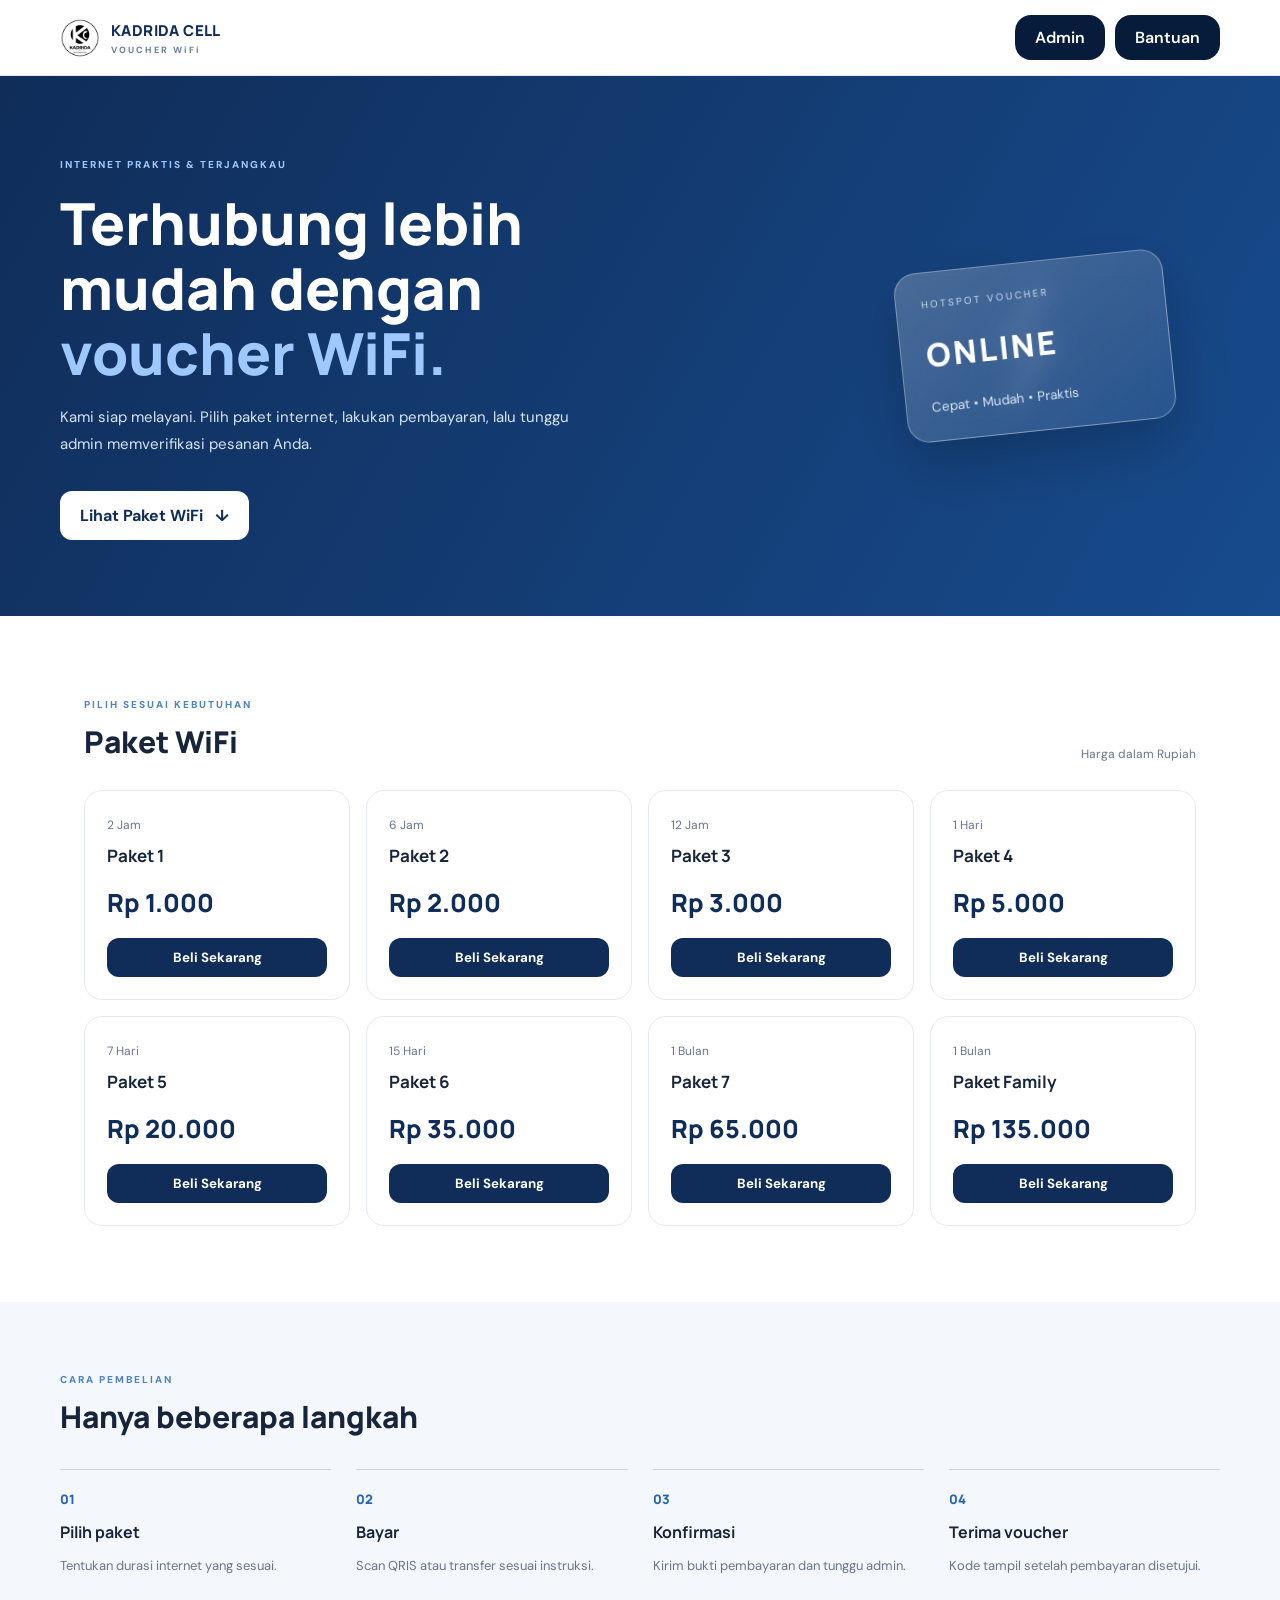
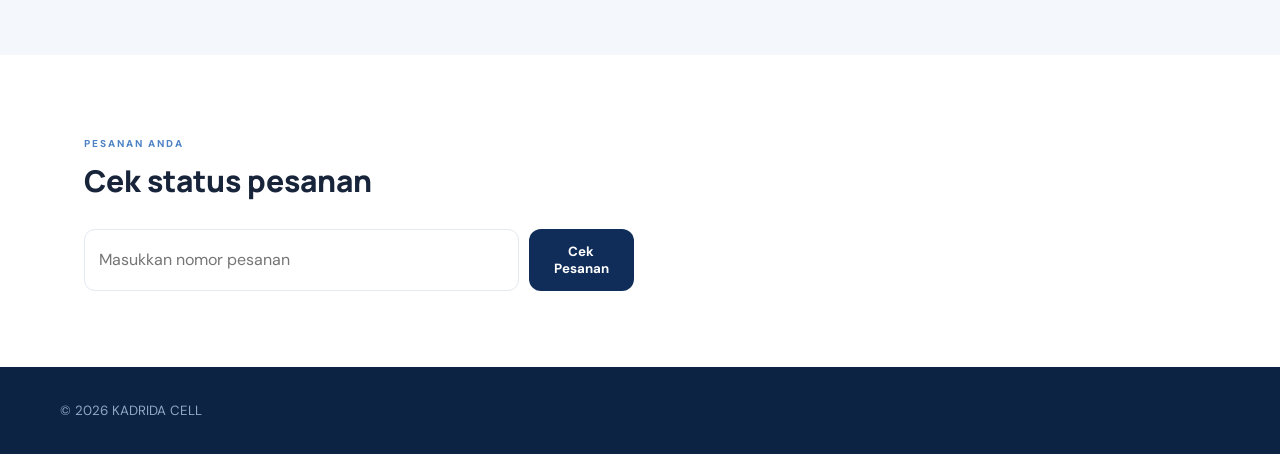
<file: index.html>
<!doctype html>
<html lang="id">
<head>
  <meta charset="utf-8"><meta name="viewport" content="width=device-width, initial-scale=1">
  <meta name="theme-color" content="#102d59">
  <title>KADRIDA CELL | Voucher WiFi</title>
  <link rel="stylesheet" href="style.css">
  <link id="site-favicon" rel="icon" type="image/png" href="logo-kadrida-cell.png">
</head>
<body>
<header class="topbar">
  <a class="brand" href="#">
    <img class="brand-icon" id="site-logo" src="logo-kadrida-cell.png" alt="Logo KADRIDA CELL">
    <span>KADRIDA CELL<small>VOUCHER WiFi</small></span>
  </a>

  <div style="display:flex; align-items:center; gap:10px; flex-wrap:wrap;">
    <a href="admin.html"
       style="display:inline-flex; align-items:center; justify-content:center;
       padding:12px 20px; border-radius:16px; background:#071B3A;
       color:#FFFFFF; text-decoration:none; font-weight:600;">
       Admin
    </a>

    <a href="https://wa.me/6287841962805"
       target="_blank" rel="noopener"
       style="display:inline-flex; align-items:center; justify-content:center;
       padding:12px 20px; border-radius:16px; background:#071B3A;
       color:#FFFFFF; text-decoration:none; font-weight:600;">
       Bantuan
    </a>
  </div>
</header>
<main>
  <section class="hero">
    <div class="hero-copy"><span class="eyebrow">INTERNET PRAKTIS & TERJANGKAU</span><h1>Terhubung lebih mudah dengan <em>voucher WiFi.</em></h1><p>Kami siap melayani. Pilih paket internet, lakukan pembayaran, lalu tunggu admin memverifikasi pesanan Anda.</p><a class="button button-light" href="#paket">Lihat Paket WiFi <span>↓</span></a></div>
    <div class="hero-art"><div class="wifi-orbit">⌁</div><div class="hero-card"><span>HOTSPOT VOUCHER</span><strong>ONLINE</strong><small>Cepat • Mudah • Praktis</small></div></div>
  </section>
  <section class="section" id="paket"><div class="section-heading"><div><span class="eyebrow">PILIH SESUAI KEBUTUHAN</span><h2>Paket WiFi</h2></div><span class="muted">Harga dalam Rupiah</span></div><div id="package-grid" class="package-grid"><div class="loading">Memuat paket...</div></div></section>
  <section class="how"><div><span class="eyebrow">CARA PEMBELIAN</span><h2>Hanya beberapa langkah</h2></div><div class="steps"><article><b>01</b><h3>Pilih paket</h3><p>Tentukan durasi internet yang sesuai.</p></article><article><b>02</b><h3>Bayar</h3><p>Scan QRIS atau transfer sesuai instruksi.</p></article><article><b>03</b><h3>Konfirmasi</h3><p>Kirim bukti pembayaran dan tunggu admin.</p></article><article><b>04</b><h3>Terima voucher</h3><p>Kode tampil setelah pembayaran disetujui.</p></article></div></section>
  <section class="section order-section" id="cek"><div class="section-heading"><div><span class="eyebrow">PESANAN ANDA</span><h2>Cek status pesanan</h2></div></div><form id="check-form" class="check-form"><input id="check-order" placeholder="Masukkan nomor pesanan" required><button class="button" type="submit">Cek Pesanan</button></form><div id="order-result" aria-live="polite"></div></section>
</main>
<footer><small>© <span id="year"></span> KADRIDA CELL</small></footer>
<div id="modal" class="modal" aria-hidden="true"><div class="modal-card"><button class="close" id="close-modal" aria-label="Tutup">×</button><span class="eyebrow">PEMESANAN VOUCHER</span><h2 id="modal-title">Paket WiFi</h2><p id="modal-price" class="modal-price"></p><form id="order-form"><input type="hidden" id="package-id"><label>Nama pelanggan<input id="customer-name" required maxlength="80" placeholder="Nama Anda"></label><label>Nomor WhatsApp<input id="customer-phone" required inputmode="tel" maxlength="20" placeholder="08xxxxxxxxxx"></label><button class="button full" type="submit">Buat Pesanan</button></form><p class="tiny muted">Pesanan belum dianggap lunas sebelum diverifikasi admin.</p><div id="order-created"></div></div></div>
<script src="config.js"></script><script src="app.js"></script>
</body></html>
</file>
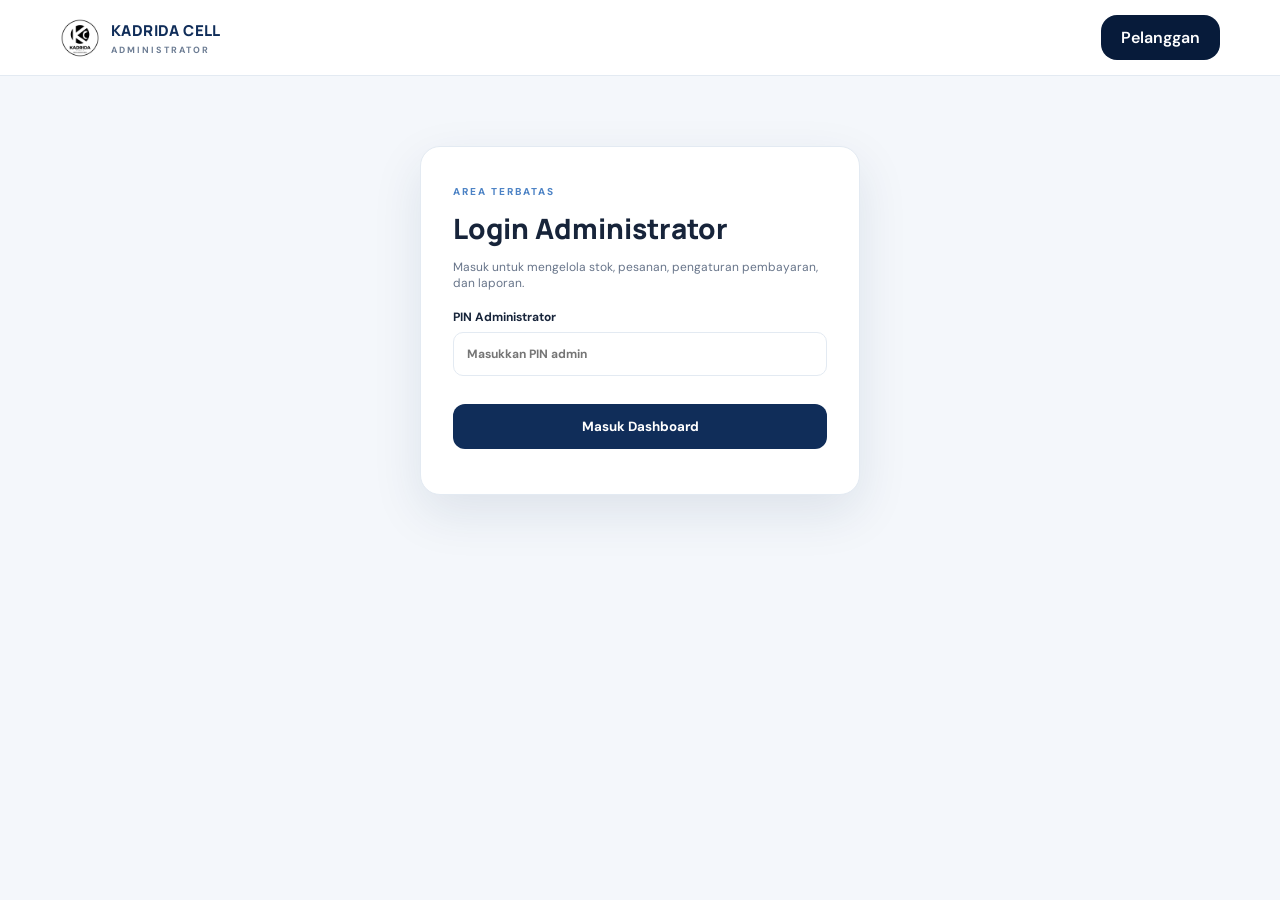
<file: admin.html>
<!doctype html>
<html lang="id">
<head>
<meta charset="utf-8">
<meta name="viewport" content="width=device-width,initial-scale=1">
<meta name="theme-color" content="#102d59">
<link rel="icon" type="image/png" href="logo-kadrida-cell.png">
<title>Admin | KADRIDA CELL</title>
<link rel="stylesheet" href="style.css">
<link rel="stylesheet" href="admin.css">
<link rel="icon" type="image/png" sizes="32x32"
href="https://kadrida-cell.github.io/wifi/logo-kadrida-cell.png?v=2">
<link rel="shortcut icon" type="image/png"
href="https://kadrida-cell.github.io/wifi/logo-kadrida-cell.png?v=2">
<link rel="apple-touch-icon"
href="https://kadrida-cell.github.io/wifi/logo-kadrida-cell.png?v=2">
</head>
<body class="admin-body">
<header class="topbar">
  <a class="brand" href="index.html">
    <img id="admin-site-logo" class="brand-icon" src="logo-kadrida-cell.png" alt="Logo KADRIDA CELL">
    <span>KADRIDA CELL<small>ADMINISTRATOR</small>
    </span>
  </a>
  <a href="index.html"
     style="display:inline-flex;align-items:center;justify-content:center;padding:12px 20px;border-radius:16px;background:#071B3A;color:#FFFFFF;text-decoration:none;font-weight:600;">
    Pelanggan
  </a>
</header>
<main class="admin-wrap"><section id="login-panel" class="admin-login"><span class="eyebrow">AREA TERBATAS</span><h1>Login Administrator</h1><p class="muted">Masuk untuk mengelola stok, pesanan, pengaturan pembayaran, dan laporan.</p><form id="login-form"><label>PIN Administrator<input id="admin-pin" type="password" required autocomplete="current-password" placeholder="Masukkan PIN admin"></label><button class="button full">Masuk Dashboard</button></form><p id="login-error" class="error"></p></section>
<section id="dashboard" hidden><div class="admin-title"><div><span class="eyebrow">PANEL PENGELOLAAN</span><h1>Dashboard Admin</h1><p class="muted">Kelola transaksi dan stok voucher KADRIDA CELL.</p></div><button id="logout" class="button button-outline">Keluar</button></div>
<nav class="tabs"><button class="tab active" data-tab="overview">Ringkasan</button><button class="tab" data-tab="orders">Pesanan</button><button class="tab" data-tab="stock">Stok Voucher</button><button class="tab" data-tab="settings">Pengaturan</button><button class="tab" data-tab="reports">Laporan</button></nav>
<section class="tab-panel" id="tab-overview"><div class="stats-grid" id="stats"></div><div class="panel"><div class="panel-head"><h2>Stok per Paket</h2><button class="button small-button" id="refresh-summary">Perbarui</button></div><div class="table-wrap"><table><thead><tr><th>Paket</th><th>Tersedia</th><th>Terjual</th></tr></thead><tbody id="stock-summary"></tbody></table></div></div></section>
<section class="tab-panel" id="tab-orders" hidden><div class="panel"><div class="panel-head"><h2>Daftar Pesanan Terbaru</h2><button class="button small-button" id="refresh-orders">Muat Ulang</button></div><div class="table-wrap"><table><thead><tr><th>No. Pesanan</th><th>Pelanggan</th><th>Paket</th><th>Harga</th><th>Status</th><th>Aksi</th></tr></thead><tbody id="orders-table"></tbody></table></div></div></section>
<section class="tab-panel" id="tab-stock" hidden><div class="panel"><h2>Tambah Stok Voucher</h2><p class="muted">Tempel satu kode per baris. Sistem akan mengabaikan kode duplikat dan mencatat paketnya.</p><form id="stock-form"><label>Pilih Paket<select id="stock-package" required></select></label><label>Daftar Kode Voucher<textarea id="voucher-codes" rows="8" required placeholder="KODE001&#10;KODE002&#10;KODE003"></textarea></label><button class="button">Simpan Stok Voucher</button></form><p id="stock-message" class="success"></p></div><div class="panel"><h2>Stok Tersedia</h2><div class="table-wrap"><table><thead><tr><th>Paket</th><th>Kode</th><th>Status</th></tr></thead><tbody id="stock-table"></tbody></table></div></div></section>
<section class="tab-panel" id="tab-settings" hidden><div class="panel"><h2>Pengaturan Toko & Pembayaran</h2><form id="settings-form"><label>Nama Toko<input id="setting-store" required></label><label>Slogan<input id="setting-tagline"></label><label>WhatsApp Admin<input id="setting-wa" inputmode="tel"></label><label>URL Gambar QRIS<input id="setting-qris" placeholder="https://.../qris-kadrida.png"></label><p class="tiny muted">Unggah gambar QRIS ke repository GitHub (root), lalu masukkan URL gambar GitHub Pages, misalnya https://username.github.io/nama-repo/qris-kadrida.png. QRIS tidak disimpan sebagai data rahasia di Sheets.</p><div class="panel" style="margin:16px 0"><h2>Logo Website</h2><p class="tiny muted">Upload PNG, JPG, atau WebP. Maksimal 2 MB per gambar. Anda juga bisa memasukkan URL gambar.</p><label>URL Logo Utama<input id="setting-logo" type="url" placeholder="https://..."></label><label>Upload Logo Utama<input id="upload-logo" type="file" accept="image/png,image/jpeg,image/webp"></label><div id="logo-preview" class="qris-preview"></div><label>URL Favicon / Logo Tab Browser<input id="setting-favicon" type="url" placeholder="https://..."></label><label>Upload Favicon<input id="upload-favicon" type="file" accept="image/png,image/jpeg,image/webp"></label><div id="favicon-preview" class="qris-preview"></div><p class="tiny muted" id="logo-message"></p></div><label>Instruksi pembayaran<textarea id="setting-instructions" rows="4" placeholder="Scan QRIS atau transfer ke rekening..."></textarea></label><button class="button">Simpan Pengaturan</button></form><p id="settings-message" class="success"></p><div class="qris-preview" id="qris-preview"></div></div></section>
<section class="tab-panel" id="tab-reports" hidden><div class="panel"><div class="panel-head"><h2>Laporan Penjualan</h2><button class="button small-button" id="export-csv">Unduh CSV</button></div><div class="stats-grid" id="report-stats"></div><p class="tiny muted">Laporan berdasarkan seluruh transaksi yang tersimpan. CSV dapat dibuka menggunakan Excel.</p><div class="table-wrap"><table><thead><tr><th>Periode</th><th>Transaksi Lunas</th><th>Omzet</th></tr></thead><tbody id="report-table"></tbody></table></div></div></section>
<div id="admin-message" role="status"></div></section></main><iframe name="logo-upload-frame" id="logo-upload-frame" hidden></iframe><script src="config.js"></script><script src="admin.js"></script></body></html>
</file>
<file: style.css>
@import url('https://fonts.googleapis.com/css2?family=DM+Sans:wght@400;500;600;700&family=Manrope:wght@500;600;700;800&display=swap');
:root{--navy:#102d59;--blue:#2463b5;--sky:#eaf3ff;--ink:#17243a;--muted:#68758a;--line:#e3eaf2;--white:#fff;--green:#13845b;--shadow:0 18px 50px rgba(16,45,89,.10)}
*{box-sizing:border-box}html{scroll-behavior:smooth}body{margin:0;color:var(--ink);font-family:'DM Sans',sans-serif;background:#fff}.topbar{height:76px;display:flex;align-items:center;justify-content:space-between;padding:0 max(calc((100% - 1160px)/2),24px);border-bottom:1px solid var(--line);background:#fff}.brand{display:flex;align-items:center;gap:11px;text-decoration:none;color:var(--navy);font:800 15px Manrope,sans-serif;letter-spacing:.4px}.brand small{display:block;font:700 9px 'DM Sans';letter-spacing:2px;color:#6c7c93;margin-top:3px}.brand-icon{width:40px;height:40px;border-radius:13px;background:var(--navy);color:#fff;display:grid;place-items:center;font-size:27px}.wa-link{color:var(--navy);font-weight:700;text-decoration:none;font-size:13px}.hero{background:linear-gradient(120deg,#102d59,#174b8d);color:#fff;min-height:440px;padding:76px max(calc((100% - 1160px)/2),24px);display:flex;align-items:center;justify-content:space-between;gap:40px;overflow:hidden}.hero-copy{max-width:590px}.eyebrow{font-size:10px;font-weight:800;letter-spacing:2px;color:#4d83c5}.hero .eyebrow{color:#9fc8ff}.hero h1{font:800 clamp(34px,5vw,58px)/1.12 Manrope;margin:18px 0}.hero h1 em{font-style:normal;color:#9fc8ff}.hero p{max-width:510px;color:#d6e5f8;line-height:1.8;font-size:15px}.button{border:0;border-radius:12px;background:var(--navy);color:#fff;padding:14px 20px;font-weight:700;font-family:inherit;cursor:pointer;text-decoration:none;display:inline-flex;justify-content:center;gap:12px;align-items:center}.button:hover{background:#1e4d89}.button-light{background:#fff;color:var(--navy);margin-top:18px}.button-light:hover{background:#eaf3ff}.hero-art{width:370px;height:260px;position:relative;display:grid;place-items:center;flex-shrink:0}.wifi-orbit{position:absolute;font-size:250px;color:rgba(255,255,255,.09);transform:rotate(90deg)}.hero-card{z-index:1;width:270px;height:170px;border:1px solid rgba(255,255,255,.35);border-radius:22px;background:linear-gradient(145deg,rgba(255,255,255,.22),rgba(255,255,255,.07));backdrop-filter:blur(12px);box-shadow:0 25px 55px rgba(0,0,0,.2);padding:25px;display:flex;flex-direction:column;justify-content:space-between;transform:rotate(-6deg)}.hero-card span{font-size:10px;letter-spacing:2px;color:#c9def7}.hero-card strong{font:800 32px Manrope;letter-spacing:3px}.hero-card small{color:#d8e7fa}.section{max-width:1160px;margin:auto;padding:76px 24px}.section-heading{display:flex;justify-content:space-between;align-items:end;margin-bottom:28px}.section h2,.how h2{font:800 30px Manrope;margin:8px 0 0}.muted{color:var(--muted);font-size:12px}.package-grid{display:grid;grid-template-columns:repeat(4,1fr);gap:16px}.package{border:1px solid var(--line);border-radius:18px;padding:22px;transition:.2s;background:#fff}.package:hover{transform:translateY(-4px);box-shadow:var(--shadow);border-color:#b7d0f0}.package .duration{color:var(--muted);font-size:12px}.package h3{font:700 17px Manrope;margin:10px 0 4px}.price{font:800 25px Manrope;color:var(--navy);margin:18px 0}.package .button{width:100%;padding:11px}.how{background:#f4f8fd;padding:65px max(calc((100% - 1160px)/2),24px)}.steps{display:grid;grid-template-columns:repeat(4,1fr);gap:25px;margin-top:32px}.steps article{border-top:1px solid #cbd9e9;padding-top:18px}.steps b{color:var(--blue);font:800 13px Manrope}.steps h3{font:700 16px Manrope;margin:12px 0 6px}.steps p{font-size:13px;color:var(--muted);line-height:1.6}.check-form{display:flex;gap:10px;max-width:550px}.check-form input,.modal input{width:100%;border:1px solid var(--line);border-radius:11px;padding:14px;font:inherit;outline:none}.check-form input:focus,.modal input:focus{border-color:#6b9ed9}.order-result{margin-top:16px}.result-card{border:1px solid var(--line);padding:18px;border-radius:14px;max-width:550px;line-height:1.8}.status{display:inline-block;padding:4px 9px;border-radius:20px;background:#fff4d7;color:#916500;font-size:11px;font-weight:700}.status.paid{background:#e4f7ee;color:#08764d}footer{background:#0d2344;color:#d5e3f5;padding:35px max(calc((100% - 1160px)/2),24px);display:flex;align-items:center;gap:24px;flex-wrap:wrap}footer .brand{color:#fff}footer .brand small{color:#9bb2d0}footer p{margin-right:auto;font-size:13px}footer a{color:#c4dcff;font-size:12px}footer>small{width:100%;color:#91a7c3}.modal{display:none;position:fixed;inset:0;background:rgba(8,24,48,.65);z-index:5;padding:20px;align-items:center;justify-content:center}.modal.open{display:flex}.modal-card{position:relative;background:#fff;border-radius:20px;padding:30px;width:min(100%,440px);max-height:90vh;overflow:auto;box-shadow:var(--shadow)}.modal-card h2{font:800 24px Manrope;margin:8px 0}.modal-price{font:800 24px Manrope;color:var(--navy)}.close{position:absolute;right:18px;top:14px;border:0;background:transparent;font-size:28px;cursor:pointer;color:var(--muted)}.modal label{display:block;font-size:12px;font-weight:700;margin:15px 0}.modal label input{display:block;margin-top:7px}.full{width:100%;margin-top:10px}.tiny{font-size:11px;line-height:1.6}.loading{color:var(--muted);padding:25px}.error{color:#b42318;font-size:13px}.success{color:var(--green);font-size:13px}.order-code{font:800 22px Manrope;color:var(--navy);letter-spacing:1px;overflow-wrap:anywhere}
@media(max-width:850px){.package-grid{grid-template-columns:repeat(2,1fr)}.hero-art{width:260px}.steps{grid-template-columns:repeat(2,1fr)}}@media(max-width:560px){.topbar{height:66px;padding:0 17px}.wa-link{font-size:11px}.hero{padding:55px 22px;min-height:auto}.hero-art{display:none}.hero h1{font-size:37px}.section{padding:55px 18px}.section-heading{align-items:start;gap:12px;flex-direction:column}.package-grid{gap:10px}.package{padding:16px}.package h3{font-size:14px}.price{font-size:20px}.steps{gap:18px}.how{padding:50px 20px}.check-form{flex-direction:column}footer{padding:30px 20px;gap:15px}footer p{width:100%;margin:0}.modal-card{padding:25px 20px}text-align: center;}

.checkout-qris{display:block;max-width:220px;max-height:260px;object-fit:contain;margin:12px auto;border:1px solid var(--line);border-radius:12px;padding:8px}
</file>
<file: admin.css>
.admin-body{background:#f4f7fb;min-height:100vh}.admin-wrap{max-width:1160px;margin:40px auto;padding:0 22px 70px}.admin-login{max-width:440px;margin:70px auto;background:#fff;border:1px solid var(--line);border-radius:20px;padding:32px;box-shadow:var(--shadow)}.admin-login h1,.admin-title h1{font:800 28px Manrope;margin:9px 0}.admin-login label,.panel label{display:block;font-size:12px;font-weight:700;margin:18px 0}.admin-login input,.panel input,.panel select,.panel textarea{display:block;width:100%;margin-top:7px;padding:13px;border:1px solid var(--line);border-radius:10px;font:inherit;background:#fff}.admin-title{display:flex;justify-content:space-between;align-items:center;margin-bottom:24px}.button-outline{background:#fff;color:var(--navy);border:1px solid var(--line)}.tabs{display:flex;gap:7px;overflow:auto;padding:6px 0 15px}.tab{border:1px solid var(--line);background:#fff;border-radius:10px;padding:11px 15px;white-space:nowrap;font-weight:700;color:var(--muted);cursor:pointer}.tab.active{background:var(--navy);color:#fff;border-color:var(--navy)}.panel{background:#fff;border:1px solid var(--line);border-radius:16px;padding:22px;margin:15px 0}.panel h2{font:700 18px Manrope;margin:0 0 8px}.panel-head{display:flex;align-items:center;justify-content:space-between;gap:12px;margin-bottom:16px}.small-button{padding:9px 13px;font-size:12px}.stats-grid{display:grid;grid-template-columns:repeat(4,1fr);gap:12px;margin:18px 0}.stat{background:#fff;border:1px solid var(--line);border-radius:15px;padding:18px}.stat small{display:block;color:var(--muted);font-size:11px}.stat strong{display:block;font:800 22px Manrope;color:var(--navy);margin-top:8px}.table-wrap{overflow:auto}table{width:100%;border-collapse:collapse;font-size:12px;min-width:560px}th,td{text-align:left;padding:12px 10px;border-bottom:1px solid var(--line);vertical-align:middle}th{color:var(--muted);font-size:10px;text-transform:uppercase;letter-spacing:.7px}.action-btn{border:0;border-radius:8px;background:#e7f6ee;color:#08764d;padding:8px 10px;font-weight:700;cursor:pointer;margin:2px}.reject-btn{background:#fff0ee;color:#b42318}.pill-status{font-size:10px;font-weight:800;border-radius:20px;padding:5px 8px;background:#fff4d7;color:#916500}.pill-status.LUNAS{background:#e4f7ee;color:#08764d}.pill-status.DITOLAK{background:#fff0ee;color:#b42318}.qris-preview img{max-width:240px;max-height:240px;object-fit:contain;border:1px solid var(--line);border-radius:12px;padding:8px;margin-top:14px}.success{color:#08764d;font-size:13px}.error{color:#b42318;font-size:13px}#admin-message{position:fixed;bottom:18px;right:18px;background:#102d59;color:#fff;padding:12px 16px;border-radius:10px;display:none;max-width:90vw;font-size:13px}.empty{color:var(--muted);padding:20px;text-align:center}@media(max-width:700px){.admin-wrap{margin:24px auto;padding:0 14px 50px}.stats-grid{grid-template-columns:repeat(2,1fr)}.admin-title{align-items:flex-start}.panel{padding:16px}.admin-login{margin:40px auto;padding:24px}}
</file>
